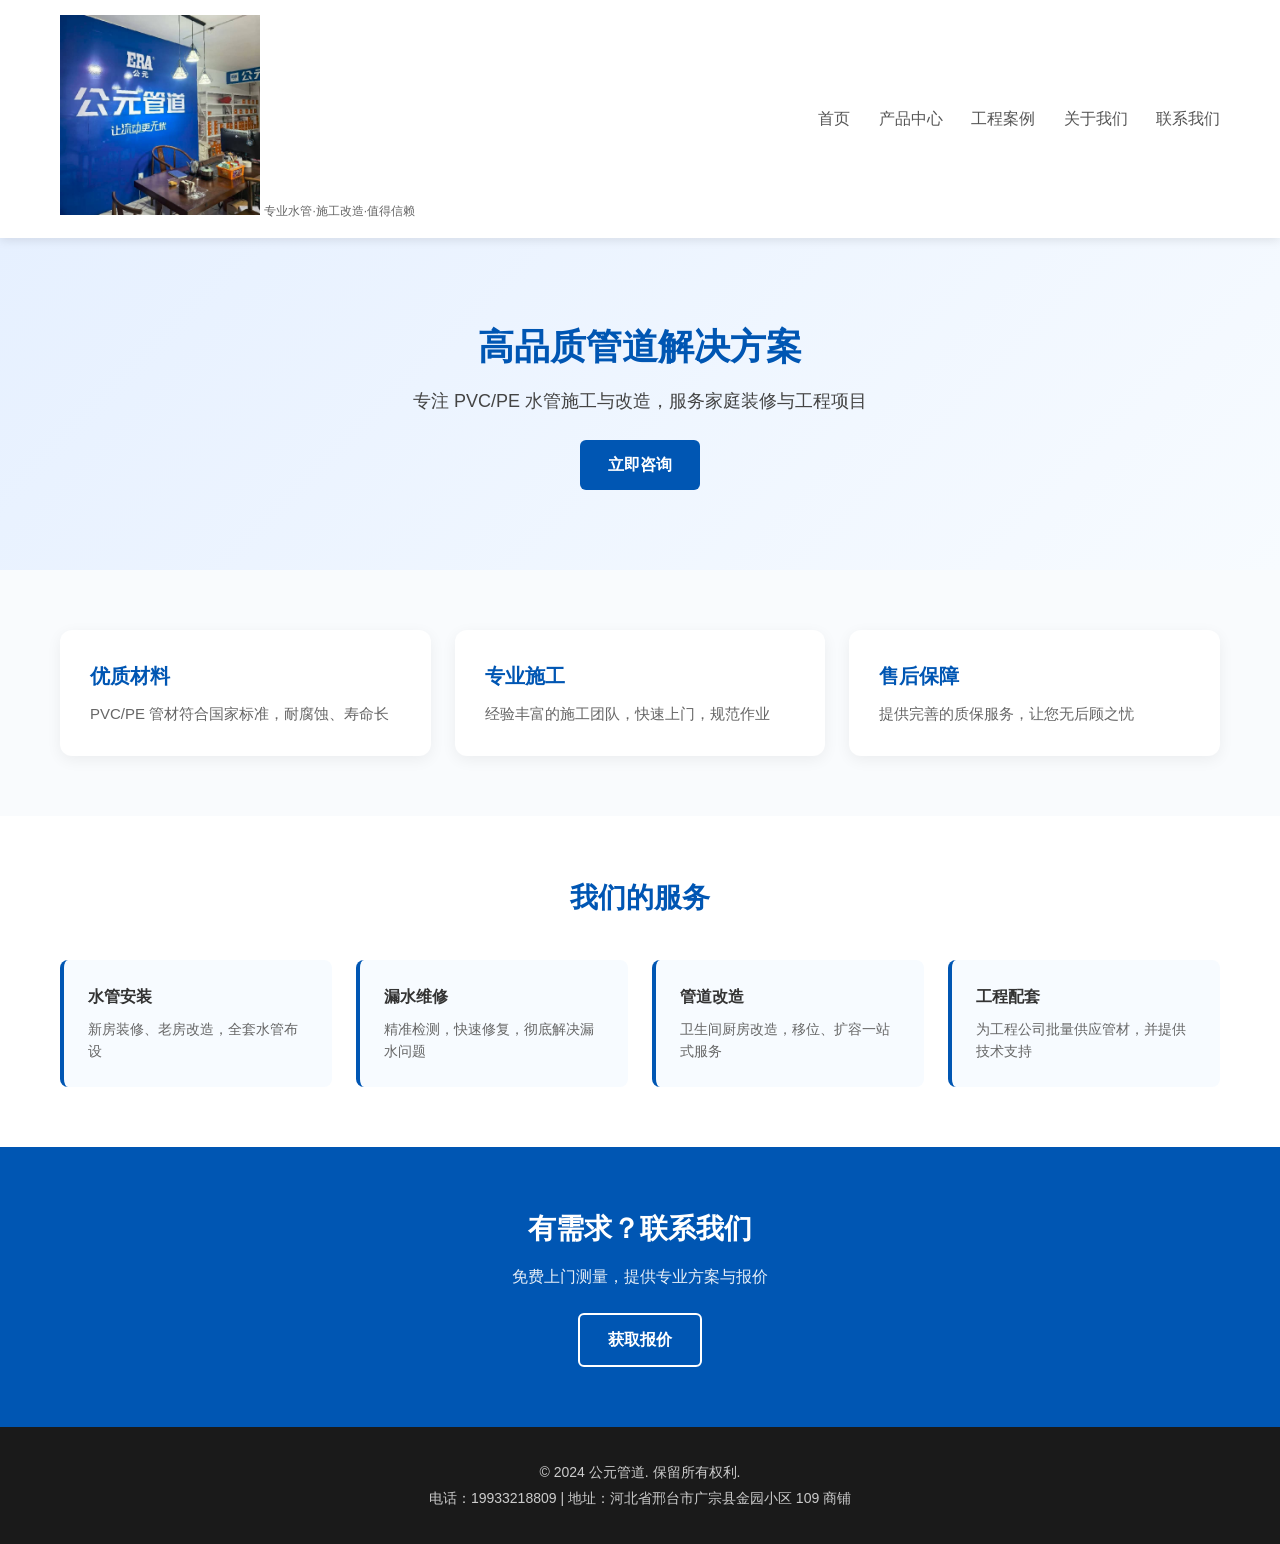
<file: index.html>
<!DOCTYPE html>
<html lang="zh-CN">
<head>
<meta charset="UTF-8">
<meta name="viewport" content="width=device-width, initial-scale=1.0">
<title>公元管道 - 专业PVC/PE水管施工改造</title>
<link rel="stylesheet" href="css/style.css">
</head>
<body>
<header class="header">
  <div class="container">
    <div class="logo">
      <img src="images/logo.jpg" style="max-width:200px; height:auto;" alt="公元管道" class="logo-img">
      <span class="tagline">专业水管·施工改造·值得信赖</span>
    </div>
    <nav class="nav">
      <a href="index.html">首页</a>
      <a href="products.html">产品中心</a>
      <a href="cases.html">工程案例</a>
      <a href="about.html">关于我们</a>
      <a href="contact.html">联系我们</a>
    </nav>
  </div>
</header>

<section class="hero">
  <div class="container">
    <h2>高品质管道解决方案</h2>
    <p>专注 PVC/PE 水管施工与改造，服务家庭装修与工程项目</p>
    <a href="contact.html" class="btn btn-primary">立即咨询</a>
  </div>
</section>

<section class="features">
  <div class="container">
    <div class="feature-card">
      <h3>优质材料</h3>
      <p>PVC/PE 管材符合国家标准，耐腐蚀、寿命长</p>
    </div>
    <div class="feature-card">
      <h3>专业施工</h3>
      <p>经验丰富的施工团队，快速上门，规范作业</p>
    </div>
    <div class="feature-card">
      <h3>售后保障</h3>
      <p>提供完善的质保服务，让您无后顾之忧</p>
    </div>
  </div>
</section>

<section class="services">
  <div class="container">
    <h2>我们的服务</h2>
    <div class="service-grid">
      <div class="service-item">
        <h4>水管安装</h4>
        <p>新房装修、老房改造，全套水管布设</p>
      </div>
      <div class="service-item">
        <h4>漏水维修</h4>
        <p>精准检测，快速修复，彻底解决漏水问题</p>
      </div>
      <div class="service-item">
        <h4>管道改造</h4>
        <p>卫生间厨房改造，移位、扩容一站式服务</p>
      </div>
      <div class="service-item">
        <h4>工程配套</h4>
        <p>为工程公司批量供应管材，并提供技术支持</p>
      </div>
    </div>
  </div>
</section>

<section class="cta">
  <div class="container">
    <h2>有需求？联系我们</h2>
    <p>免费上门测量，提供专业方案与报价</p>
    <a href="contact.html" class="btn btn-secondary">获取报价</a>
  </div>
</section>

<footer class="footer">
  <div class="container">
    <p>© 2024 公元管道. 保留所有权利.</p>
    <p>电话：19933218809 | 地址：河北省邢台市广宗县金园小区 109 商铺</p>
  </div>
</footer>

<script src="js/main.js"></script>
</body>
</html>
</file>
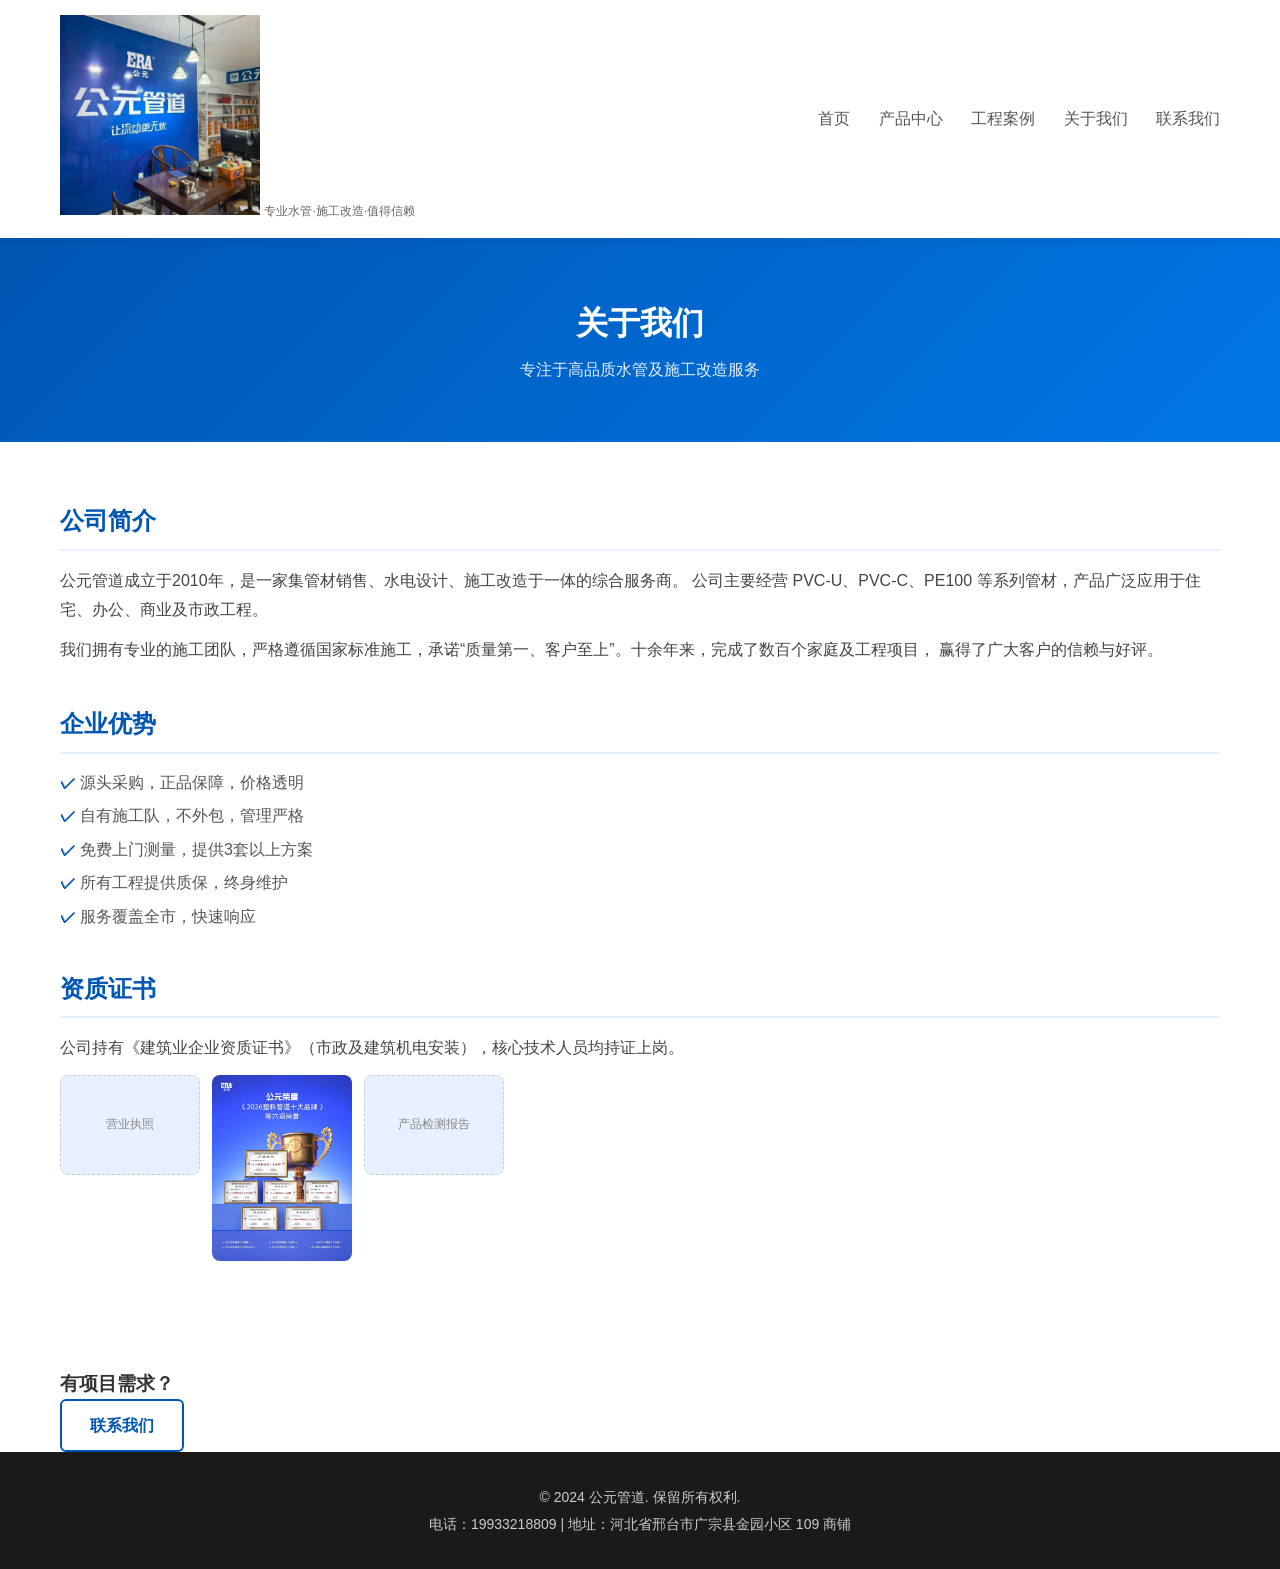
<file: about.html>
<!DOCTYPE html>
<html lang="zh-CN">
<head>
<meta charset="UTF-8">
<meta name="viewport" content="width=device-width, initial-scale=1.0">
<title>关于我们 - 公元管道</title>
<link rel="stylesheet" href="css/style.css">
<link rel="stylesheet" href="css/about.css">
</head>
<body>
<header class="header">
  <div class="container">
    <div class="logo">
      <img src="images/logo.jpg" style="max-width:200px; height:auto;" alt="公元管道" class="logo-img">
      <span class="tagline">专业水管·施工改造·值得信赖</span>
    </div>
    <nav class="nav">
      <a href="index.html">首页</a>
      <a href="products.html">产品中心</a>
      <a href="cases.html">工程案例</a>
      <a href="about.html" class="active">关于我们</a>
      <a href="contact.html">联系我们</a>
    </nav>
  </div>
</header>

<section class="page-hero">
  <div class="container">
    <h2>关于我们</h2>
    <p>专注于高品质水管及施工改造服务</p>
  </div>
</section>

<section class="about-section">
  <div class="container">
    <div class="about-block">
      <h3>公司简介</h3>
      <p>
        公元管道成立于2010年，是一家集管材销售、水电设计、施工改造于一体的综合服务商。
        公司主要经营 PVC-U、PVC-C、PE100 等系列管材，产品广泛应用于住宅、办公、商业及市政工程。
      </p>
      <p>
        我们拥有专业的施工团队，严格遵循国家标准施工，承诺“质量第一、客户至上”。十余年来，完成了数百个家庭及工程项目，
        赢得了广大客户的信赖与好评。
      </p>
    </div>

    <div class="about-block">
      <h3>企业优势</h3>
      <ul class="advantage-list">
        <li>源头采购，正品保障，价格透明</li>
        <li>自有施工队，不外包，管理严格</li>
        <li>免费上门测量，提供3套以上方案</li>
        <li>所有工程提供质保，终身维护</li>
        <li>服务覆盖全市，快速响应</li>
      </ul>
    </div>

    <div class="about-block">
      <h3>资质证书</h3>
      <p>公司持有《建筑业企业资质证书》（市政及建筑机电安装），核心技术人员均持证上岗。</p>
      <div class="cert-placeholder" style="display:flex; gap:12px; flex-wrap:wrap;">
        <div class="cert-item" style="width:140px; height:100px; background:#e6f0ff; border:1px dashed #ccc; border-radius:8px; display:flex; align-items:center; justify-content:center; color:#888; font-size:12px;">营业执照</div>
        <div class="cert-item">
          <img src="images/certificates/certificate-1.jpg" alt="资质证书" style="width:140px; border-radius:8px;">
        </div>
        <div class="cert-item" style="width:140px; height:100px; background:#e6f0ff; border:1px dashed #ccc; border-radius:8px; display:flex; align-items:center; justify-content:center; color:#888; font-size:12px;">产品检测报告</div>
      </div>
    </div>
  </div>
</section>

<section class="cta-small">
  <div class="container">
    <h3>有项目需求？</h3>
    <a href="contact.html" class="btn btn-secondary">联系我们</a>
  </div>
</section>

<footer class="footer">
  <div class="container">
    <p>© 2024 公元管道. 保留所有权利.</p>
    <p>电话：19933218809 | 地址：河北省邢台市广宗县金园小区 109 商铺</p>
  </div>
</footer>

<script src="js/main.js"></script>
</body>
</html>
</file>
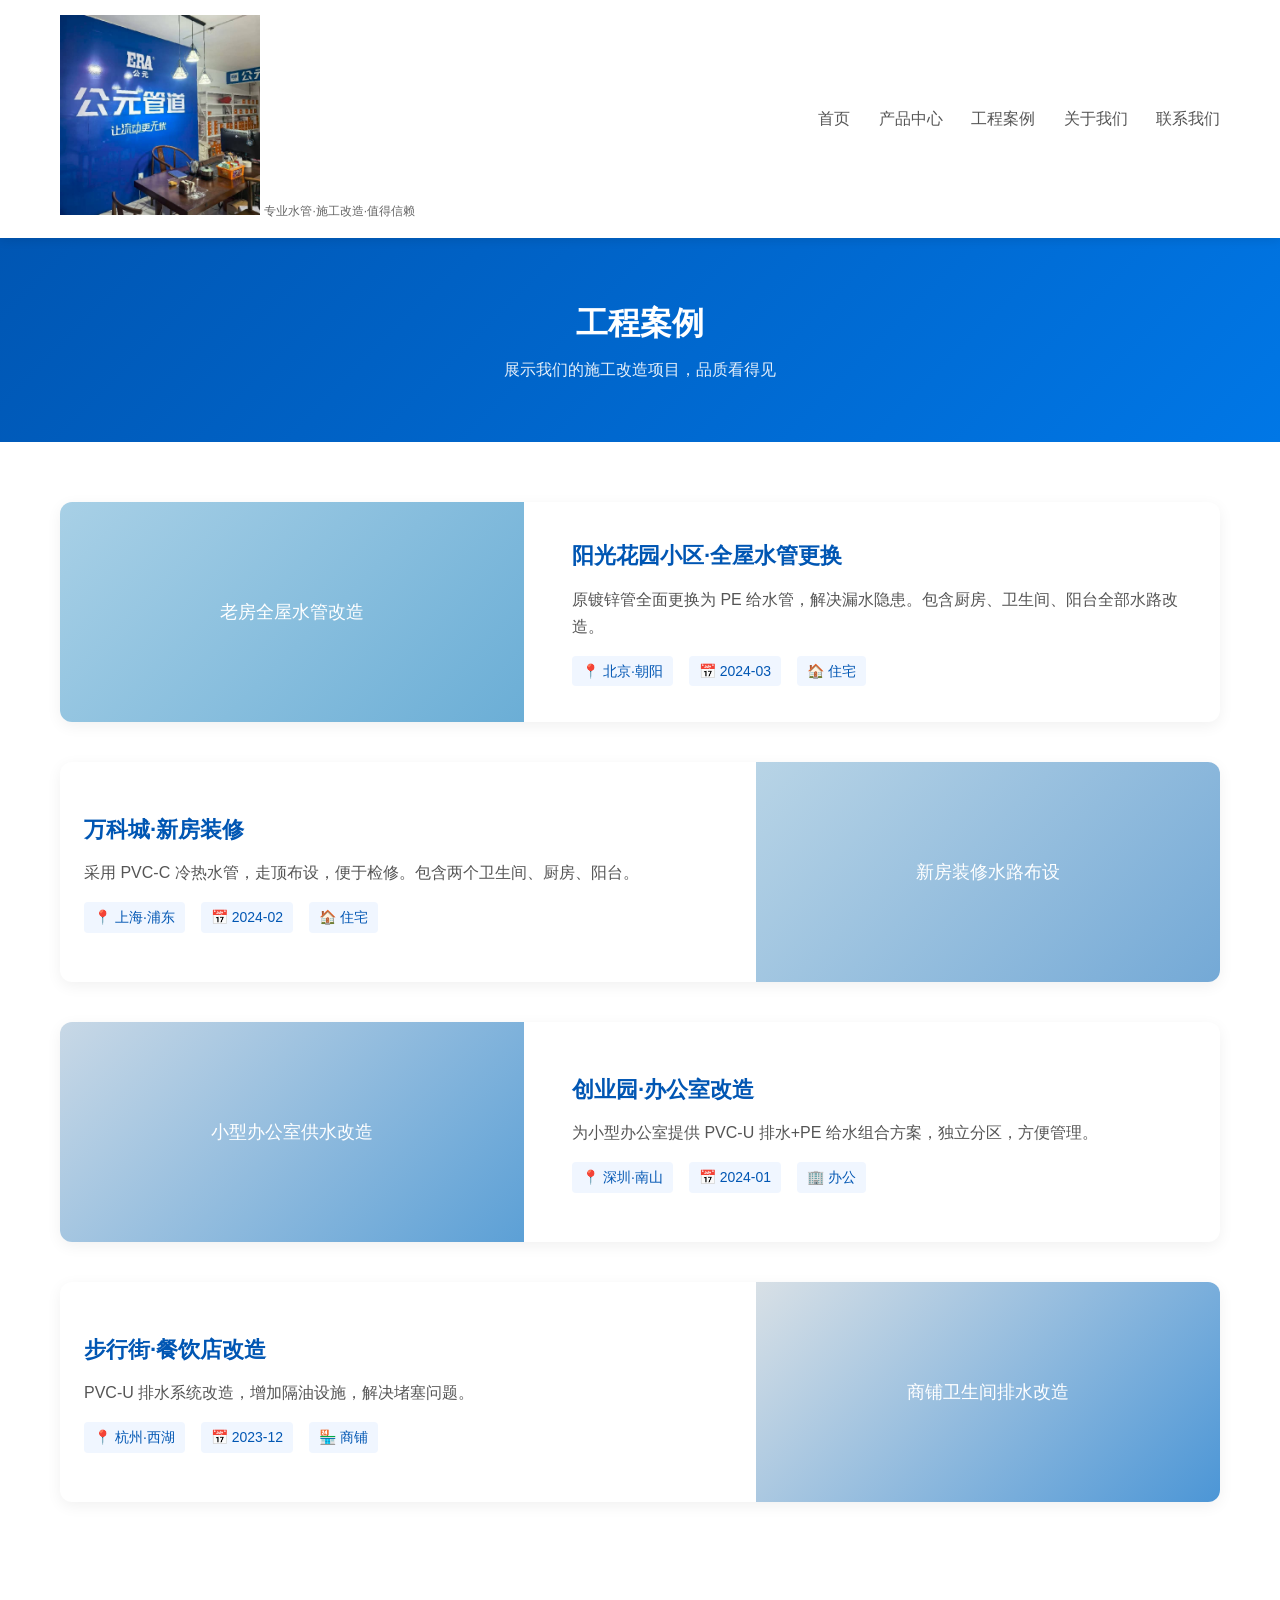
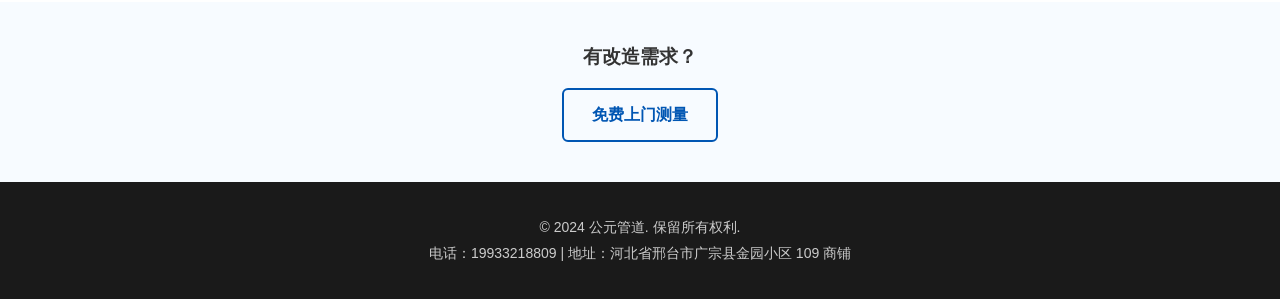
<file: cases.html>
<!DOCTYPE html>
<html lang="zh-CN">
<head>
<meta charset="UTF-8">
<meta name="viewport" content="width=device-width, initial-scale=1.0">
<title>工程案例 - 公元管道</title>
<link rel="stylesheet" href="css/style.css">
<link rel="stylesheet" href="css/cases.css">
</head>
<body>
<header class="header">
  <div class="container">
    <div class="logo">
      <img src="images/logo.jpg" style="max-width:200px; height:auto;" alt="公元管道" class="logo-img">
      <span class="tagline">专业水管·施工改造·值得信赖</span>
    </div>
    <nav class="nav">
      <a href="index.html">首页</a>
      <a href="products.html">产品中心</a>
      <a href="cases.html" class="active">工程案例</a>
      <a href="about.html">关于我们</a>
      <a href="contact.html">联系我们</a>
    </nav>
  </div>
</header>

<section class="page-hero">
  <div class="container">
    <h2>工程案例</h2>
    <p>展示我们的施工改造项目，品质看得见</p>
  </div>
</section>

<section class="cases-section">
  <div class="container">
    <div class="case-card">
      <div class="case-img" style="background: linear-gradient(135deg, #a8d0e6, #6baed6); display: flex; align-items: center; justify-content: center; color: #fff; font-size: 18px;">老房全屋水管改造</div>
      <div class="case-info">
        <h4>阳光花园小区·全屋水管更换</h4>
        <p>原镀锌管全面更换为 PE 给水管，解决漏水隐患。包含厨房、卫生间、阳台全部水路改造。</p>
        <div class="case-meta">
          <span>📍 北京·朝阳</span>
          <span>📅 2024-03</span>
          <span>🏠 住宅</span>
        </div>
      </div>
    </div>

    <div class="case-card reverse">
      <div class="case-img" style="background: linear-gradient(135deg, #b8d4e6, #74a9d6); display: flex; align-items: center; justify-content: center; color: #fff; font-size: 18px;">新房装修水路布设</div>
      <div class="case-info">
        <h4>万科城·新房装修</h4>
        <p>采用 PVC-C 冷热水管，走顶布设，便于检修。包含两个卫生间、厨房、阳台。</p>
        <div class="case-meta">
          <span>📍 上海·浦东</span>
          <span>📅 2024-02</span>
          <span>🏠 住宅</span>
        </div>
      </div>
    </div>

    <div class="case-card">
      <div class="case-img" style="background: linear-gradient(135deg, #c8d8e6, #5ca0d6); display: flex; align-items: center; justify-content: center; color: #fff; font-size: 18px;">小型办公室供水改造</div>
      <div class="case-info">
        <h4>创业园·办公室改造</h4>
        <p>为小型办公室提供 PVC-U 排水+PE 给水组合方案，独立分区，方便管理。</p>
        <div class="case-meta">
          <span>📍 深圳·南山</span>
          <span>📅 2024-01</span>
          <span>🏢 办公</span>
        </div>
      </div>
    </div>

    <div class="case-card reverse">
      <div class="case-img" style="background: linear-gradient(135deg, #d8e0e6, #4c96d6); display: flex; align-items: center; justify-content: center; color: #fff; font-size: 18px;">商铺卫生间排水改造</div>
      <div class="case-info">
        <h4>步行街·餐饮店改造</h4>
        <p>PVC-U 排水系统改造，增加隔油设施，解决堵塞问题。</p>
        <div class="case-meta">
          <span>📍 杭州·西湖</span>
          <span>📅 2023-12</span>
          <span>🏪 商铺</span>
        </div>
      </div>
    </div>
  </div>
</section>

<section class="cta-small">
  <div class="container">
    <h3>有改造需求？</h3>
    <a href="contact.html" class="btn btn-secondary">免费上门测量</a>
  </div>
</section>

<footer class="footer">
  <div class="container">
    <p>© 2024 公元管道. 保留所有权利.</p>
    <p>电话：19933218809 | 地址：河北省邢台市广宗县金园小区 109 商铺</p>
  </div>
</footer>

<script src="js/main.js"></script>
</body>
</html>
</file>
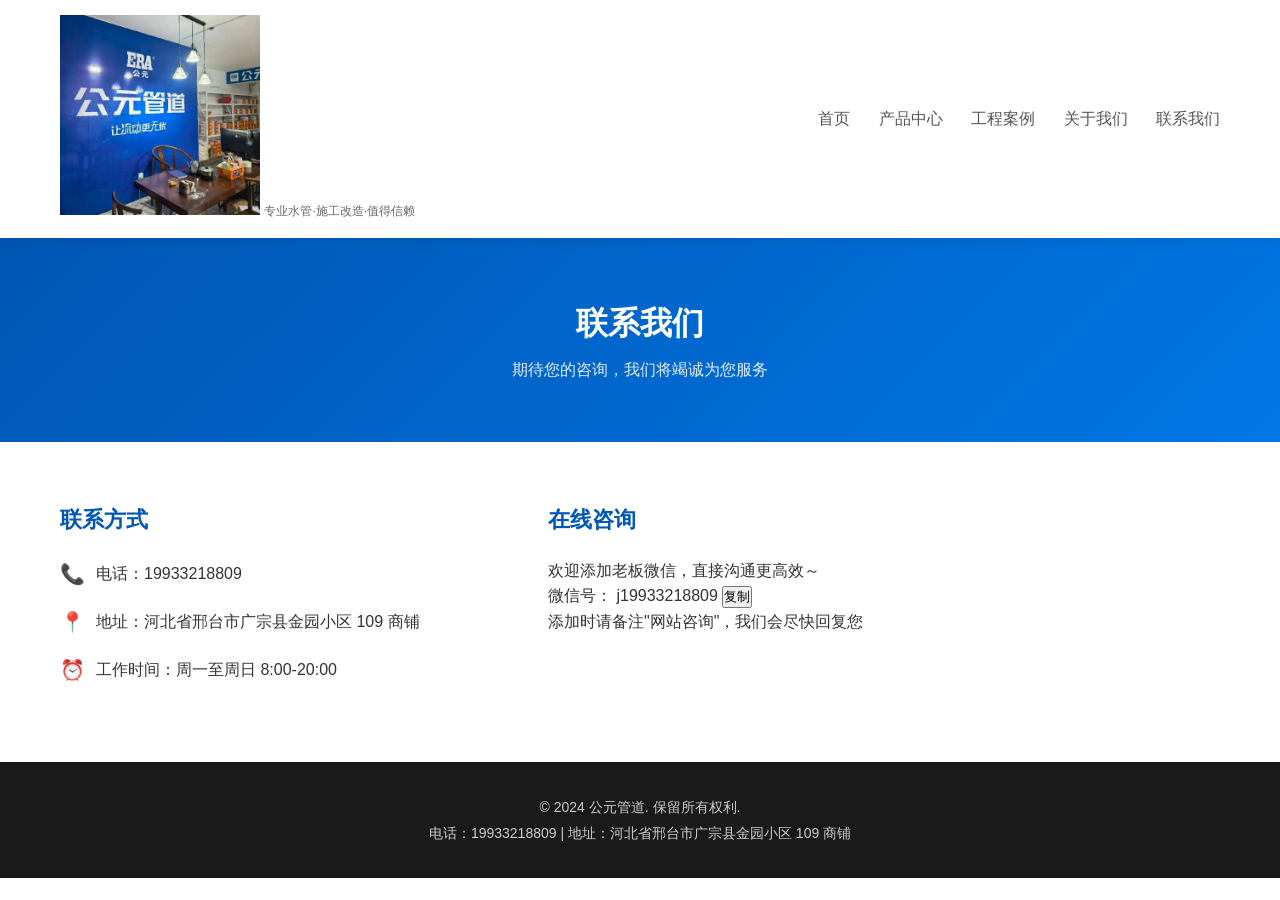
<file: contact.html>
<!DOCTYPE html>
<html lang="zh-CN">
<head>
<meta charset="UTF-8">
<meta name="viewport" content="width=device-width, initial-scale=1.0">
<title>联系我们 - 公元管道</title>
<link rel="stylesheet" href="css/style.css">
<link rel="stylesheet" href="css/contact.css">
</head>
<body>
<header class="header">
  <div class="container">
    <div class="logo">
      <img src="images/logo.jpg" style="max-width:200px; height:auto;" alt="公元管道" class="logo-img">
      <span class="tagline">专业水管·施工改造·值得信赖</span>
    </div>
    <nav class="nav">
      <a href="index.html">首页</a>
      <a href="products.html">产品中心</a>
      <a href="cases.html">工程案例</a>
      <a href="about.html">关于我们</a>
      <a href="contact.html" class="active">联系我们</a>
    </nav>
  </div>
</header>

<section class="page-hero">
  <div class="container">
    <h2>联系我们</h2>
    <p>期待您的咨询，我们将竭诚为您服务</p>
  </div>
</section>

<section class="contact-section">
  <div class="container">
    <div class="contact-info">
      <h3>联系方式</h3>
      <div class="info-item">
        <span class="icon">📞</span>
        <span>电话：19933218809</span>
      </div>
      
      <div class="info-item">
        <span class="icon">📍</span>
        <span>地址：河北省邢台市广宗县金园小区 109 商铺</span>
      </div>
      <div class="info-item">
        <span class="icon">⏰</span>
        <span>工作时间：周一至周日 8:00-20:00</span>
      </div>
    </div>

    <div class="contact-form-wrap">
      <h3>在线咨询</h3>
      <div class="wechat-contact">
        <p>欢迎添加老板微信，直接沟通更高效～</p>
        <div class="wechat-id">
          <span class="label">微信号：</span>
          <span class="value" id="wechatId">j19933218809</span>
          <button class="copy-btn" onclick="copyWechat()">复制</button>
        </div>
        <p class="tip">添加时请备注"网站咨询"，我们会尽快回复您</p>
      </div>
    </div>
  </div>
</section>

<footer class="footer">
  <div class="container">
    <p>© 2024 公元管道. 保留所有权利.</p>
    <p>电话：19933218809 | 地址：河北省邢台市广宗县金园小区 109 商铺</p>
  </div>
</footer>

<script src="js/main.js"></script>
<script>
function copyWechat() {
  const wechatId = document.getElementById('wechatId').innerText;
  navigator.clipboard.writeText(wechatId).then(() => {
    alert('微信号已复制！请在微信中搜索添加好友');
  }).catch(() => {
    // Fallback for older browsers
    const textArea = document.createElement('textarea');
    textArea.value = wechatId;
    document.body.appendChild(textArea);
    textArea.select();
    document.execCommand('copy');
    document.body.removeChild(textArea);
    alert('微信号已复制！请在微信中搜索添加好友');
  });
}
</script>
</body>
</html>
</file>
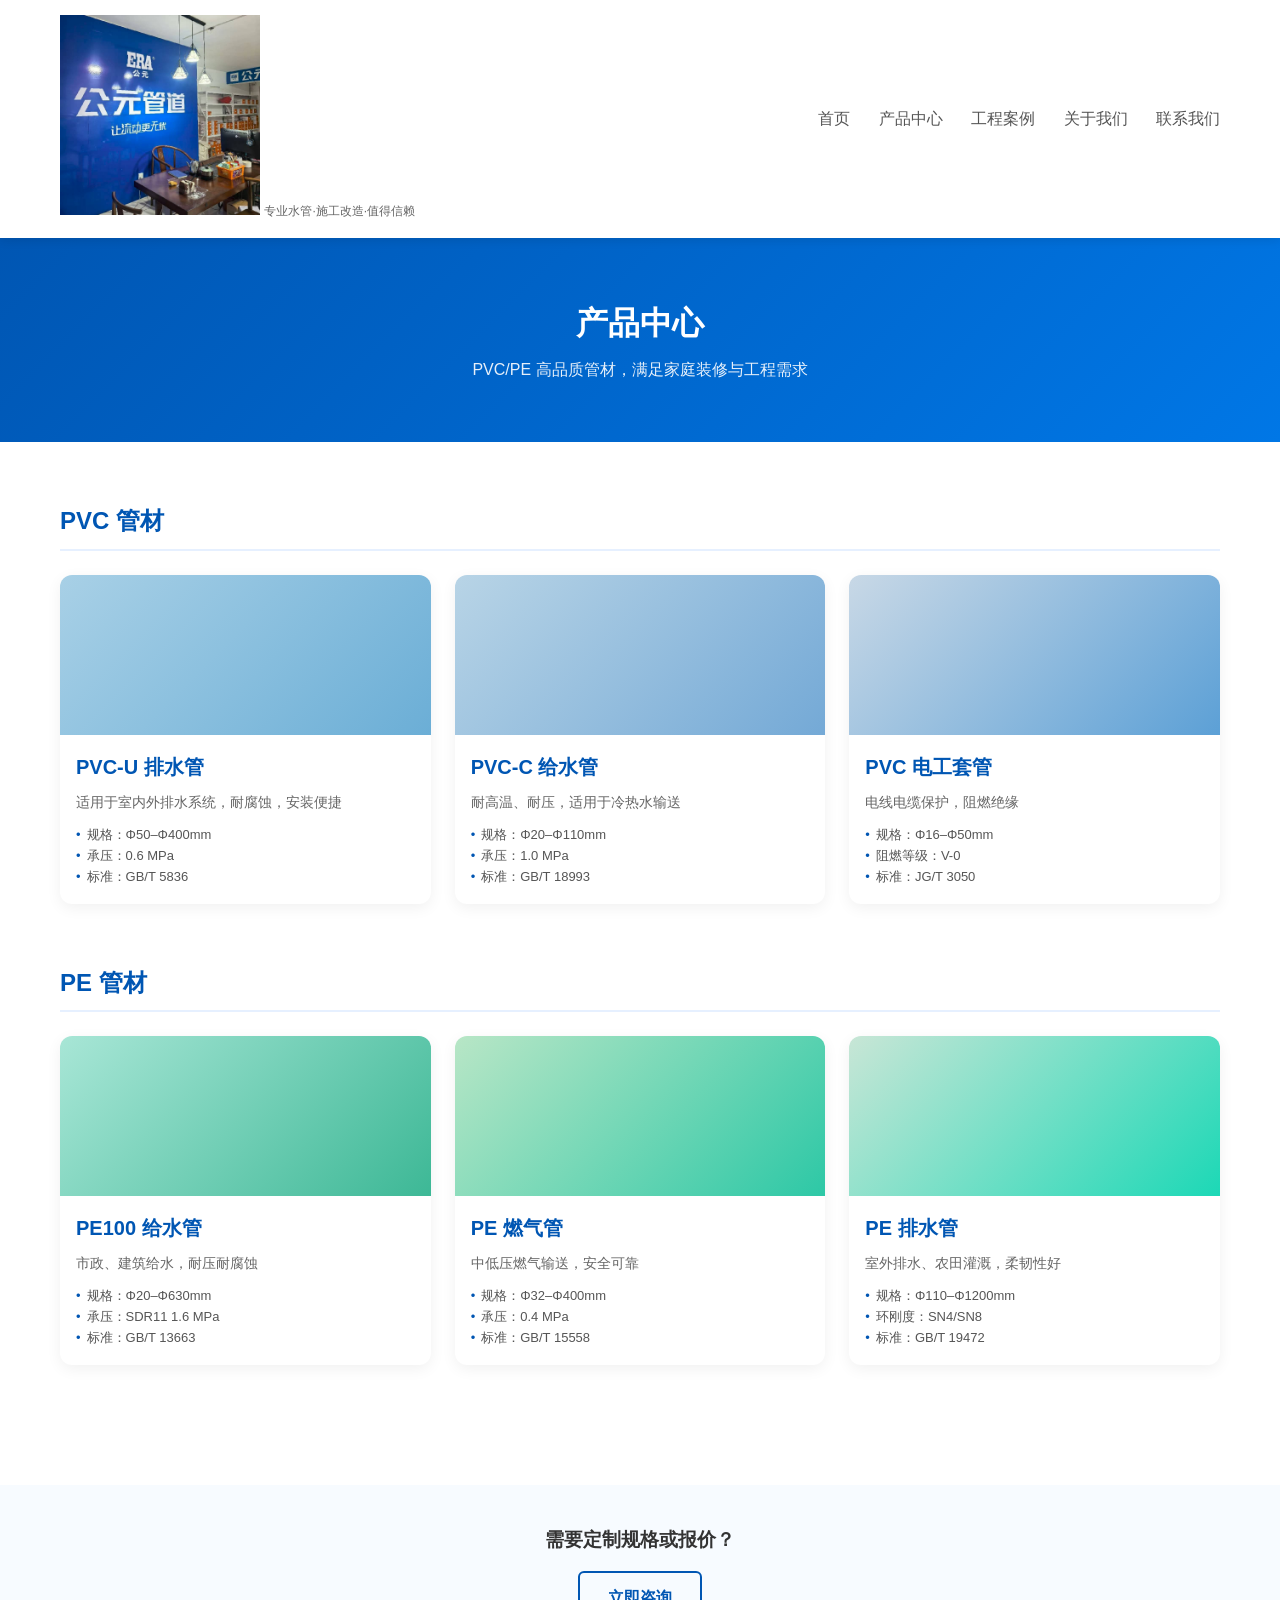
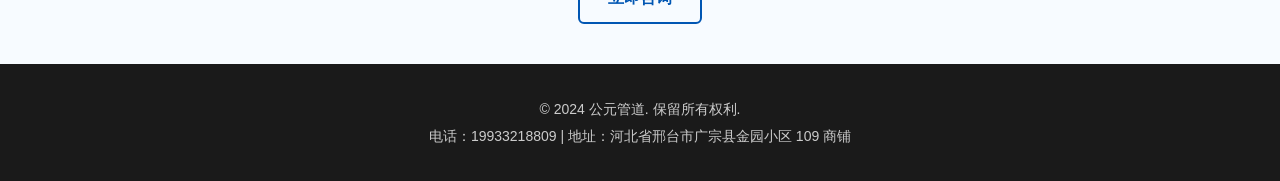
<file: products.html>
<!DOCTYPE html>
<html lang="zh-CN">
<head>
<meta charset="UTF-8">
<meta name="viewport" content="width=device-width, initial-scale=1.0">
<title>产品中心 - 公元管道</title>
<link rel="stylesheet" href="css/style.css">
<link rel="stylesheet" href="css/products.css">
</head>
<body>
<header class="header">
  <div class="container">
    <div class="logo">
      <img src="images/logo.jpg" style="max-width:200px; height:auto;" alt="公元管道" class="logo-img">
      <span class="tagline">专业水管·施工改造·值得信赖</span>
    </div>
    <nav class="nav">
      <a href="index.html">首页</a>
      <a href="products.html" class="active">产品中心</a>
      <a href="cases.html">工程案例</a>
      <a href="about.html">关于我们</a>
      <a href="contact.html">联系我们</a>
    </nav>
  </div>
</header>

<section class="page-hero">
  <div class="container">
    <h2>产品中心</h2>
    <p>PVC/PE 高品质管材，满足家庭装修与工程需求</p>
  </div>
</section>

<section class="products-section">
  <div class="container">
    <div class="product-category">
      <h3 class="category-title">PVC 管材</h3>
      <div class="product-grid">
        <div class="product-card">
          <div class="product-img" style="background: linear-gradient(135deg, #a8d0e6, #6baed6);"></div>
          <h4>PVC-U 排水管</h4>
          <p>适用于室内外排水系统，耐腐蚀，安装便捷</p>
          <ul>
            <li>规格：Φ50–Φ400mm</li>
            <li>承压：0.6 MPa</li>
            <li>标准：GB/T 5836</li>
          </ul>
        </div>
        <div class="product-card">
          <div class="product-img" style="background: linear-gradient(135deg, #b8d4e6, #74a9d6);"></div>
          <h4>PVC-C 给水管</h4>
          <p>耐高温、耐压，适用于冷热水输送</p>
          <ul>
            <li>规格：Φ20–Φ110mm</li>
            <li>承压：1.0 MPa</li>
            <li>标准：GB/T 18993</li>
          </ul>
        </div>
        <div class="product-card">
          <div class="product-img" style="background: linear-gradient(135deg, #c8d8e6, #5ca0d6);"></div>
          <h4>PVC 电工套管</h4>
          <p>电线电缆保护，阻燃绝缘</p>
          <ul>
            <li>规格：Φ16–Φ50mm</li>
            <li>阻燃等级：V-0</li>
            <li>标准：JG/T 3050</li>
          </ul>
        </div>
      </div>
    </div>

    <div class="product-category">
      <h3 class="category-title">PE 管材</h3>
      <div class="product-grid">
        <div class="product-card">
          <div class="product-img" style="background: linear-gradient(135deg, #a8e6d6, #3db896);"></div>
          <h4>PE100 给水管</h4>
          <p>市政、建筑给水，耐压耐腐蚀</p>
          <ul>
            <li>规格：Φ20–Φ630mm</li>
            <li>承压：SDR11 1.6 MPa</li>
            <li>标准：GB/T 13663</li>
          </ul>
        </div>
        <div class="product-card">
          <div class="product-img" style="background: linear-gradient(135deg, #b8e6c6, #2dc8a6);"></div>
          <h4>PE 燃气管</h4>
          <p>中低压燃气输送，安全可靠</p>
          <ul>
            <li>规格：Φ32–Φ400mm</li>
            <li>承压：0.4 MPa</li>
            <li>标准：GB/T 15558</li>
          </ul>
        </div>
        <div class="product-card">
          <div class="product-img" style="background: linear-gradient(135deg, #c8e6d6, #1cd8b6);"></div>
          <h4>PE 排水管</h4>
          <p>室外排水、农田灌溉，柔韧性好</p>
          <ul>
            <li>规格：Φ110–Φ1200mm</li>
            <li>环刚度：SN4/SN8</li>
            <li>标准：GB/T 19472</li>
          </ul>
        </div>
      </div>
    </div>
  </div>
</section>

<section class="cta-small">
  <div class="container">
    <h3>需要定制规格或报价？</h3>
    <a href="contact.html" class="btn btn-secondary">立即咨询</a>
  </div>
</section>

<footer class="footer">
  <div class="container">
    <p>© 2024 公元管道. 保留所有权利.</p>
    <p>电话：19933218809 | 地址：河北省邢台市广宗县金园小区 109 商铺</p>
  </div>
</footer>

<script src="js/main.js"></script>
</body>
</html>
</file>
<file: css/style.css>
* {
  margin: 0;
  padding: 0;
  box-sizing: border-box;
}
body {
  font-family: 'Inter', 'Helvetica Neue', Arial, sans-serif;
  line-height: 1.6;
  color: #333;
  background: #fff;
}
.container {
  max-width: 1200px;
  margin: 0 auto;
  padding: 0 20px;
}
.header {
  background: #fff;
  box-shadow: 0 2px 10px rgba(0,0,0,0.1);
  position: sticky;
  top: 0;
  z-index: 100;
}
.header .container {
  display: flex;
  justify-content: space-between;
  align-items: center;
  padding: 15px 20px;
}
.logo h1 {
  font-size: 24px;
  color: #0056b3;
  margin-bottom: 4px;
}
.tagline {
  font-size: 12px;
  color: #666;
}
.nav a {
  margin-left: 24px;
  text-decoration: none;
  color: #555;
  font-weight: 500;
  transition: color 0.3s;
}
.nav a:hover {
  color: #0056b3;
}
.hero {
  background: linear-gradient(135deg, #e6f0ff 0%, #f7fbff 100%);
  padding: 80px 0;
  text-align: center;
}
.hero h2 {
  font-size: 36px;
  color: #0056b3;
  margin-bottom: 12px;
}
.hero p {
  font-size: 18px;
  color: #444;
  margin-bottom: 24px;
}
.btn {
  padding: 12px 28px;
  border-radius: 6px;
  text-decoration: none;
  font-weight: 600;
  transition: all 0.3s;
  display: inline-block;
}
.btn-primary {
  background: #0056b3;
  color: #fff;
}
.btn-primary:hover {
  background: #004494;
  transform: translateY(-2px);
}
.btn-secondary {
  background: transparent;
  border: 2px solid #0056b3;
  color: #0056b3;
}
.btn-secondary:hover {
  background: #0056b3;
  color: #fff;
}
.features {
  padding: 60px 0;
  background: #f9fbfd;
}
.features .container {
  display: grid;
  grid-template-columns: repeat(auto-fit, minmax(260px, 1fr));
  gap: 24px;
}
.feature-card {
  background: #fff;
  padding: 30px;
  border-radius: 12px;
  box-shadow: 0 4px 15px rgba(0,0,0,0.06);
  transition: transform 0.3s;
}
.feature-card:hover {
  transform: translateY(-5px);
}
.feature-card h3 {
  color: #0056b3;
  margin-bottom: 10px;
  font-size: 20px;
}
.feature-card p {
  color: #666;
  font-size: 15px;
}
.services {
  padding: 60px 0;
}
.services h2 {
  text-align: center;
  margin-bottom: 40px;
  color: #0056b3;
  font-size: 28px;
}
.service-grid {
  display: grid;
  grid-template-columns: repeat(auto-fit, minmax(240px, 1fr));
  gap: 24px;
}
.service-item {
  padding: 24px;
  border-left: 4px solid #0056b3;
  background: #f7fbff;
  border-radius: 8px;
}
.service-item h4 {
  margin-bottom: 8px;
  color: #333;
}
.service-item p {
  color: #666;
  font-size: 14px;
}
.cta {
  padding: 60px 0;
  text-align: center;
  background: #0056b3;
  color: #fff;
}
.cta h2 {
  margin-bottom: 12px;
  font-size: 28px;
}
.cta p {
  margin-bottom: 24px;
  opacity: 0.9;
}
.cta .btn-secondary {
  border-color: #fff;
  color: #fff;
}
.cta .btn-secondary:hover {
  background: #fff;
  color: #0056b3;
}
.footer {
  background: #1a1a1a;
  color: #ccc;
  padding: 30px 0;
  text-align: center;
  font-size: 14px;
}
.footer p {
  margin: 4px 0;
}

/* 响应式 */
@media (max-width: 768px) {
  .header .container {
    flex-direction: column;
  }
  .nav {
    margin-top: 15px;
  }
  .nav a {
    margin: 0 10px;
  }
  .hero h2 {
    font-size: 28px;
  }
}
</file>
<file: css/about.css>
/* 关于我们页面样式 */
.page-hero {
  background: linear-gradient(135deg, #0056b3, #0077e6);
  color: #fff;
  padding: 60px 0;
  text-align: center;
}
.page-hero h2 {
  font-size: 32px;
  margin-bottom: 8px;
}
.page-hero p {
  opacity: 0.9;
}

.about-section {
  padding: 60px 0;
}
.about-block {
  margin-bottom: 40px;
}
.about-block h3 {
  font-size: 24px;
  color: #0056b3;
  margin-bottom: 16px;
  padding-bottom: 8px;
  border-bottom: 2px solid #e6f0ff;
}
.about-block p {
  color: #444;
  margin-bottom: 12px;
  line-height: 1.8;
}
.advantage-list {
  list-style: none;
  padding-left: 0;
}
.advantage-list li {
  position: relative;
  padding-left: 20px;
  margin-bottom: 8px;
  color: #555;
}
.advantage-list li::before {
  content: "✓";
  position: absolute;
  left: 0;
  color: #0056b3;
  font-weight: bold;
}
.cert-placeholder {
  margin-top: 12px;
}
</file>
<file: css/cases.css>
/* 案例页面样式 */
.page-hero {
  background: linear-gradient(135deg, #0056b3, #0077e6);
  color: #fff;
  padding: 60px 0;
  text-align: center;
}
.page-hero h2 {
  font-size: 32px;
  margin-bottom: 8px;
}
.page-hero p {
  opacity: 0.9;
}

.cases-section {
  padding: 60px 0;
}

.case-card {
  display: flex;
  gap: 24px;
  margin-bottom: 40px;
  background: #fff;
  border-radius: 12px;
  box-shadow: 0 4px 15px rgba(0,0,0,0.06);
  overflow: hidden;
}
.case-card.reverse {
  flex-direction: row-reverse;
}
.case-img {
  flex: 0 0 40%;
  min-height: 220px;
}
.case-info {
  flex: 1;
  padding: 24px;
  display: flex;
  flex-direction: column;
  justify-content: center;
}
.case-info h4 {
  font-size: 22px;
  color: #0056b3;
  margin-bottom: 12px;
}
.case-info p {
  color: #555;
  margin-bottom: 16px;
  line-height: 1.7;
}
.case-meta {
  display: flex;
  gap: 16px;
  font-size: 14px;
  color: #888;
  flex-wrap: wrap;
}
.case-meta span {
  background: #f0f6ff;
  padding: 4px 10px;
  border-radius: 4px;
  color: #0056b3;
}

.cta-small {
  padding: 40px 0;
  text-align: center;
  background: #f7fbff;
}
.cta-small h3 {
  margin-bottom: 16px;
  color: #333;
}
.cta-small .btn-secondary {
  border-color: #0056b3;
  color: #0056b3;
}
.cta-small .btn-secondary:hover {
  background: #0056b3;
  color: #fff;
}

@media (max-width: 768px) {
  .case-card, .case-card.reverse {
    flex-direction: column;
  }
  .case-img {
    flex: none;
    height: 180px;
    width: 100%;
  }
  .case-info {
    padding: 16px;
  }
  .case-info h4 {
    font-size: 18px;
  }
}
</file>
<file: css/contact.css>
/* 联系页面样式 */
.page-hero {
  background: linear-gradient(135deg, #0056b3, #0077e6);
  color: #fff;
  padding: 60px 0;
  text-align: center;
}
.page-hero h2 {
  font-size: 32px;
  margin-bottom: 8px;
}
.page-hero p {
  opacity: 0.9;
}
.contact-section {
  padding: 60px 0;
}
.contact-section .container {
  display: grid;
  grid-template-columns: 1fr 1.5fr;
  gap: 40px;
}
.contact-info h3,
.contact-form-wrap h3 {
  font-size: 22px;
  color: #0056b3;
  margin-bottom: 20px;
}
.info-item {
  display: flex;
  align-items: center;
  gap: 12px;
  margin-bottom: 16px;
  font-size: 16px;
  color: #333;
}
.icon {
  font-size: 20px;
  width: 24px;
  text-align: center;
}
.contact-form {
  background: #f9fbfd;
  padding: 24px;
  border-radius: 12px;
  box-shadow: 0 4px 15px rgba(0,0,0,0.06);
}
.form-group {
  margin-bottom: 16px;
}
.form-group label {
  display: block;
  margin-bottom: 6px;
  font-weight: 500;
  color: #444;
}
.form-group input,
.form-group select,
.form-group textarea {
  width: 100%;
  padding: 10px 12px;
  border: 1px solid #ddd;
  border-radius: 6px;
  font-size: 14px;
  transition: border-color 0.3s;
}
.form-group input:focus,
.form-group select:focus,
.form-group textarea:focus {
  border-color: #0056b3;
  outline: none;
}
.contact-form .btn-primary {
  width: 100%;
  margin-top: 8px;
}
.form-result {
  margin-top: 16px;
  padding: 12px;
  background: #e6f7ff;
  border-radius: 8px;
  border: 1px solid #b8d4ff;
}

@media (max-width: 768px) {
  .contact-section .container {
    grid-template-columns: 1fr;
  }
}
</file>
<file: css/products.css>
/* 产品中心页面专用样式 */
.page-hero {
  background: linear-gradient(135deg, #0056b3, #0077e6);
  color: #fff;
  padding: 60px 0;
  text-align: center;
}
.page-hero h2 {
  font-size: 32px;
  margin-bottom: 8px;
}
.page-hero p {
  opacity: 0.9;
}

.products-section {
  padding: 60px 0;
}

.product-category {
  margin-bottom: 60px;
}
.category-title {
  font-size: 24px;
  color: #0056b3;
  margin-bottom: 24px;
  padding-bottom: 8px;
  border-bottom: 2px solid #e6f0ff;
}

.product-grid {
  display: grid;
  grid-template-columns: repeat(auto-fit, minmax(280px, 1fr));
  gap: 24px;
}

.product-card {
  background: #fff;
  border-radius: 12px;
  box-shadow: 0 4px 15px rgba(0,0,0,0.06);
  overflow: hidden;
  transition: transform 0.3s;
}
.product-card:hover {
  transform: translateY(-5px);
}
.product-img {
  height: 160px;
  display: flex;
  align-items: center;
  justify-content: center;
  color: #fff;
  font-size: 18px;
  font-weight: 600;
}
.product-card h4 {
  padding: 16px 16px 8px;
  color: #0056b3;
  font-size: 20px;
}
.product-card p {
  padding: 0 16px;
  color: #666;
  font-size: 14px;
}
.product-card ul {
  list-style: none;
  padding: 12px 16px 16px;
  color: #555;
  font-size: 13px;
}
.product-card ul li::before {
  content: "•";
  color: #0056b3;
  margin-right: 6px;
}

.cta-small {
  padding: 40px 0;
  text-align: center;
  background: #f7fbff;
}
.cta-small h3 {
  margin-bottom: 16px;
  color: #333;
}

@media (max-width: 768px) {
  .page-hero h2 {
    font-size: 26px;
  }
  .product-grid {
    grid-template-columns: 1fr;
  }
}
</file>
